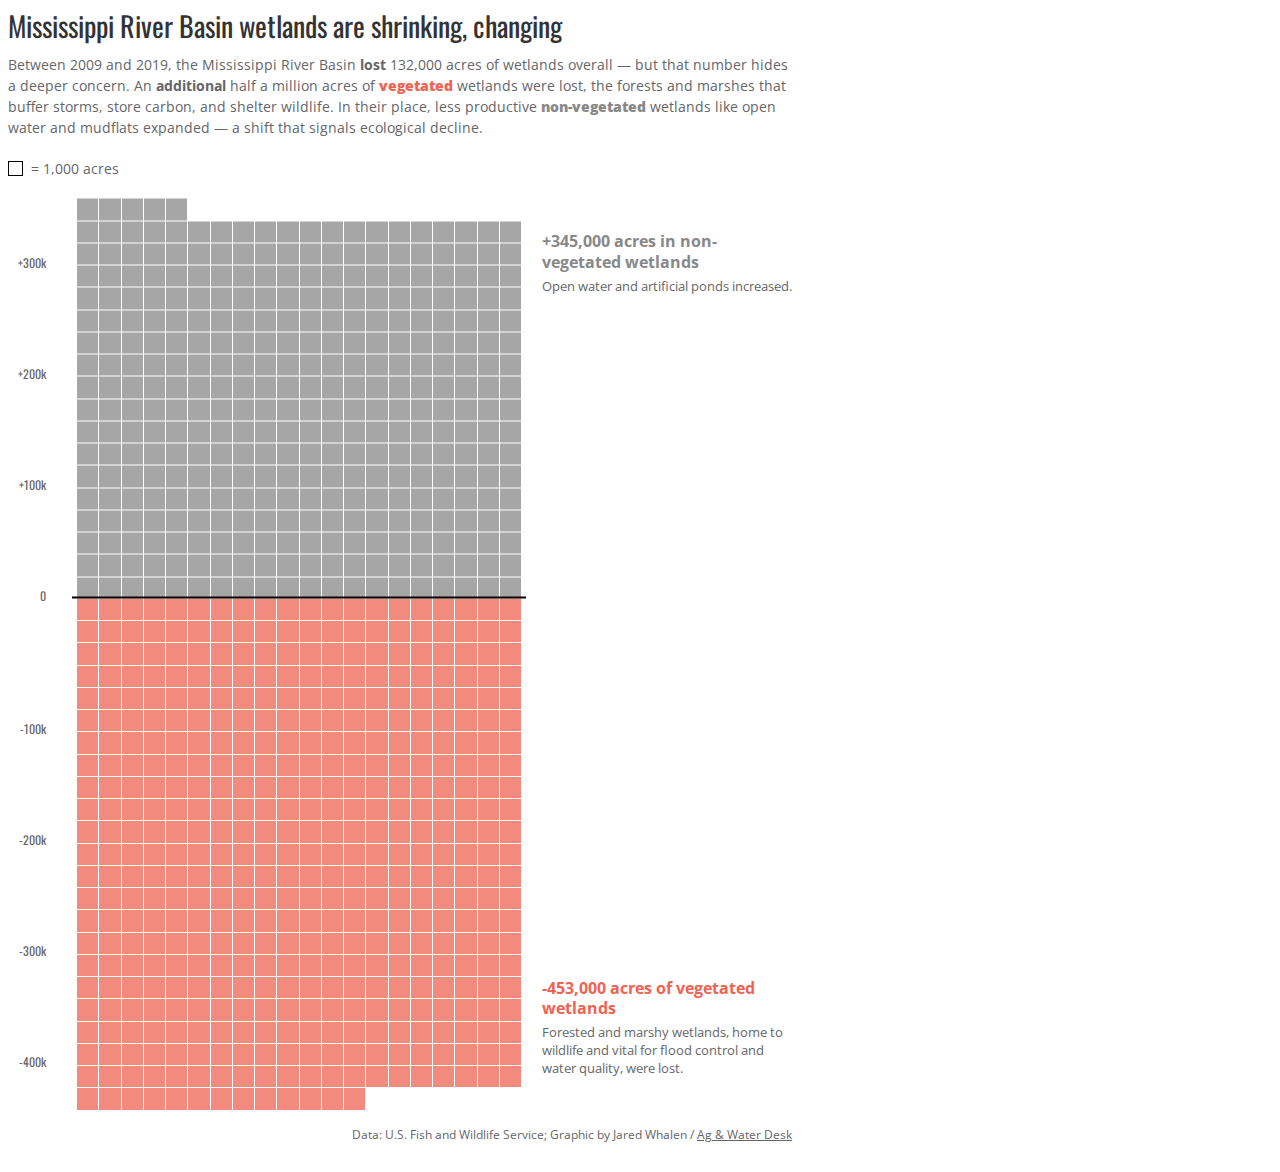
<file: docs/index.html>
<!DOCTYPE html>
<html lang="en">
  <head>
    <title>2025-wetlands-loss-2009-2019</title>
    <meta content="text/html;charset=utf-8" http-equiv="Content-Type" />
    <meta content="utf-8" http-equiv="encoding" />

    <meta http-equiv="X-UA-Compatible" content="IE=edge" />
    <meta
      name="viewport"
      content="width=device-width, initial-scale=1, minimum-scale=1, maximum-scale=1, user-scalable=no"
    />
    <meta property="fullbleed" content="false" />
    <meta property="slug" content="2025-wetlands-loss-2009-2019" />

    <link
      rel="icon"
      type="image/png"
      href=""
      sizes="128x128"
    />
    <link
      rel="shortcut icon"
      href=""
      type="image/x-icon"
    />

    <meta
      property="apple-fallback"
      content="fallbacks/2025-wetlands-loss-2009-2019-apple.png"
    />
    <meta
      property="newsletter-fallback"
      content="fallbacks/2025-wetlands-loss-2009-2019-fallback.png"
    />
    <link rel="icon" type="image/png" href="./favicon.png" />
    <script type="module" crossorigin src="./assets/bundle.js"></script>
    <link rel="stylesheet" crossorigin href="./assets/bundle.css">
  </head>

  <body id="app"></body>
</html>
</file>
<file: docs/assets/bundle.css>
@import"https://fonts.googleapis.com/css2?family=Open+Sans:ital,wght@0,300..800;1,300..800&family=Oswald:wght@200..700&display=swap";code,details,embed,fieldset,form,label,legend,menu,pre,sub,summary,sup,table,tbody,td,tfoot,th,thead,tr{margin:0;padding:0;border:0;font:inherit;font-size:100%;vertical-align:baseline}blockquote,caption,dd,dl,dt,figure,h1,h2,h3,h4,h5,h6,li,ol,p,ul{margin:0;padding:0;font:inherit}blockquote,q{quotes:none}blockquote:after,blockquote:before,q:after,q:before{content:"";content:none}html{box-sizing:border-box}*,:after,:before{box-sizing:inherit}img{max-width:100%;height:auto}iframe{border:0}small,sub,sup{font-size:16px}sup{top:-.5rem}sub{bottom:-.25rem}code,kbd,pre,samp{font-size:16px}fieldset{border:0;margin:0;padding:0}optgroup{font-weight:600}input{-webkit-appearance:none;border-radius:0}:root{--font-headline: Oswald, sans-serif;--font-sans: Open Sans, sans-serif;--font-sans-mono: Open Sans, sans-serif;--font-serif: serif}body,html{margin:0;padding:0;font-family:var(--font-sans);-webkit-font-smoothing:antialiased;-moz-osx-font-smoothing:grayscale}.chart-container{width:100%}.headline{font-family:var(--font-headline);font-size:22px;font-size:1.375rem;font-size:clamp(1.375rem,1.1044342105rem + 1.3157894737vw,1.75rem);line-height:1.3;font-weight:400;color:#333335;margin-bottom:.625rem}.dek{font-family:var(--font-sans);font-size:14px;font-size:.875rem;line-height:1.5;color:#656568;margin-bottom:1.25rem}.dek a{color:#656568}.credit{font-family:var(--font-sans);font-size:12px;font-size:.75rem;line-height:1.5;color:#656568;margin-top:.3125rem;margin-bottom:1.25rem;text-align:right}.credit a{color:#656568}.subhead{font-family:var(--font-sans);font-size:14px;font-size:.875rem;line-height:1.15;font-weight:600;color:#333335;margin-bottom:.625rem}.label{font-family:var(--font-sans);font-size:16px;font-size:1rem;line-height:1.12;color:#333335}.axis-label{color:#333335;font-family:var(--font-sans-mono);font-size:14px;font-size:.875rem;line-height:1.43}.axis-text{color:#898989;font-family:var(--font-sans-mono);font-size:11px;font-size:.6875rem;line-height:1.18}.annotation{color:#333335;font-family:var(--font-sans);font-size:14px;font-size:.875rem;line-height:1.29}.annotation--number{color:#333335;font-family:var(--font-sans-mono);font-size:16px;font-size:1rem;line-height:1.38}.caps-label{font-family:var(--font-sans);font-size:12px;font-size:.75rem;line-height:1.1;letter-spacing:.05em;text-transform:uppercase}.sr-only{position:absolute;width:1px;height:1px;margin:-1px;overflow:hidden;padding:0;clip:rect(1px,1px,1px,1px);clip-path:inset(50%)}@media screen and (min-width: 37.438em){.is-mobile{display:none}}@media screen and (max-width: 37.3755em){.is-newsletter{display:none}}.chart-container.svelte-nkcaym{width:100%;max-width:800px;margin:0 auto}.chart-grid.svelte-nkcaym{display:grid;grid-template-columns:auto 1fr auto;gap:1rem;align-items:center}.axis.svelte-nkcaym{display:grid;grid-template-rows:repeat(41,1fr);height:var(--axis-height);padding:0 10px}.axis.svelte-nkcaym .tick:where(.svelte-nkcaym){display:flex;align-items:center;justify-content:flex-end}.axis.svelte-nkcaym .tick:where(.svelte-nkcaym) span:where(.svelte-nkcaym){font-size:12px;height:0px;color:#666;font-family:Oswald,sans-serif;margin-bottom:10%}.axis.svelte-nkcaym .tick[data-value="300"]:where(.svelte-nkcaym){grid-row:3}.axis.svelte-nkcaym .tick[data-value="200"]:where(.svelte-nkcaym){grid-row:8}.axis.svelte-nkcaym .tick[data-value="100"]:where(.svelte-nkcaym){grid-row:13}.axis.svelte-nkcaym .tick[data-value="0"]:where(.svelte-nkcaym){grid-row:18}.axis.svelte-nkcaym .tick[data-value="-100"]:where(.svelte-nkcaym){grid-row:24}.axis.svelte-nkcaym .tick[data-value="-200"]:where(.svelte-nkcaym){grid-row:29}.axis.svelte-nkcaym .tick[data-value="-300"]:where(.svelte-nkcaym){grid-row:34}.axis.svelte-nkcaym .tick[data-value="-400"]:where(.svelte-nkcaym){grid-row:39}.chart.svelte-nkcaym{width:100%;display:flex;flex-direction:column}.chart.svelte-nkcaym .panel:where(.svelte-nkcaym){width:100%;height:50%;display:grid;grid-template-columns:repeat(20,1fr);flex-wrap:wrap;align-content:flex-start;box-sizing:border-box;gap:1px;padding:0 5px}.chart.svelte-nkcaym .panel.gain:where(.svelte-nkcaym){direction:ltr;justify-content:start;align-content:end;transform:scaleY(-1)}.chart.svelte-nkcaym .panel.gain:where(.svelte-nkcaym):after{content:"";position:absolute;top:0;left:0;width:100%;height:100%;border-top:2px solid #000}.chart.svelte-nkcaym .panel.gain:where(.svelte-nkcaym) .unit:where(.svelte-nkcaym){background:var(--color-gain);opacity:.75}.chart.svelte-nkcaym .panel.loss:where(.svelte-nkcaym) .unit:where(.svelte-nkcaym){background:var(--color-loss);opacity:.75}.chart.svelte-nkcaym .panel:where(.svelte-nkcaym) .unit:where(.svelte-nkcaym){aspect-ratio:1/1;box-sizing:border-box;margin:0;padding:0}.annotations.svelte-nkcaym{display:flex;flex-direction:column;gap:2rem;width:250px;height:100%;justify-content:space-between}.annotation.svelte-nkcaym{padding:2rem 0px;border-radius:4px}.annotation.gain.svelte-nkcaym{color:var(--color-gain)}@media (max-width: 500px){.annotation.gain.svelte-nkcaym{padding:0px 0px 1rem}}.annotation.loss.svelte-nkcaym{color:var(--color-loss)}@media (max-width: 500px){.annotation.loss.svelte-nkcaym{padding:1rem 0px}}.annotation.svelte-nkcaym .value:where(.svelte-nkcaym){font-weight:700;font-size:16px;margin-bottom:.25rem}.annotation.svelte-nkcaym .detail:where(.svelte-nkcaym){font-size:13px;color:#666;line-height:1.4}:root{--color-gain: #888;--color-loss: #ee6352}.chart-container.svelte-18z9ezx{max-width:800px;width:100%;padding:.5rem}.chart-container.svelte-18z9ezx #g-viz:where(.svelte-18z9ezx){width:100%;margin-bottom:1rem}span.vegetated.svelte-18z9ezx{color:var(--color-loss);font-weight:900}span.non-vegetated.svelte-18z9ezx{color:var(--color-gain);font-weight:900}.legend.svelte-18z9ezx{display:flex;align-items:center;gap:.5rem}.legend.svelte-18z9ezx .unit:where(.svelte-18z9ezx){width:15px;height:15px;border:1px solid #000}
</file>
